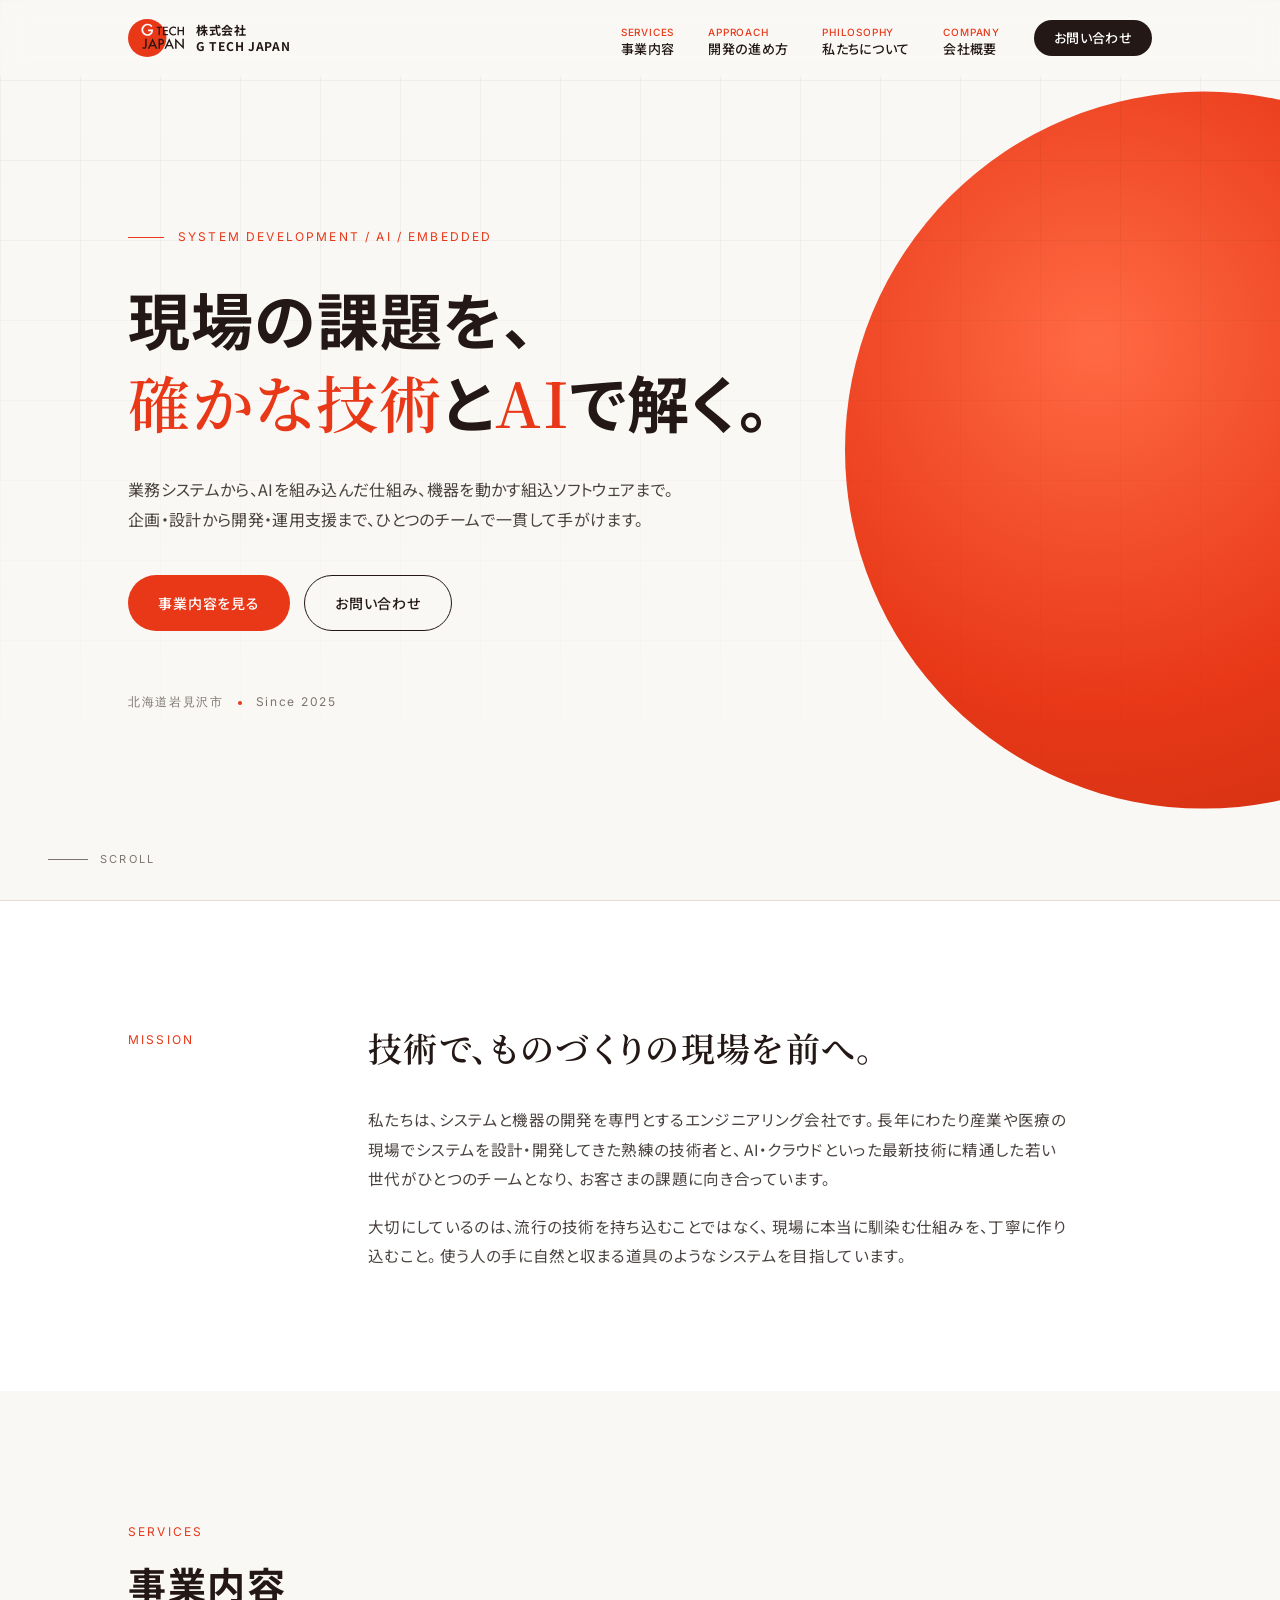
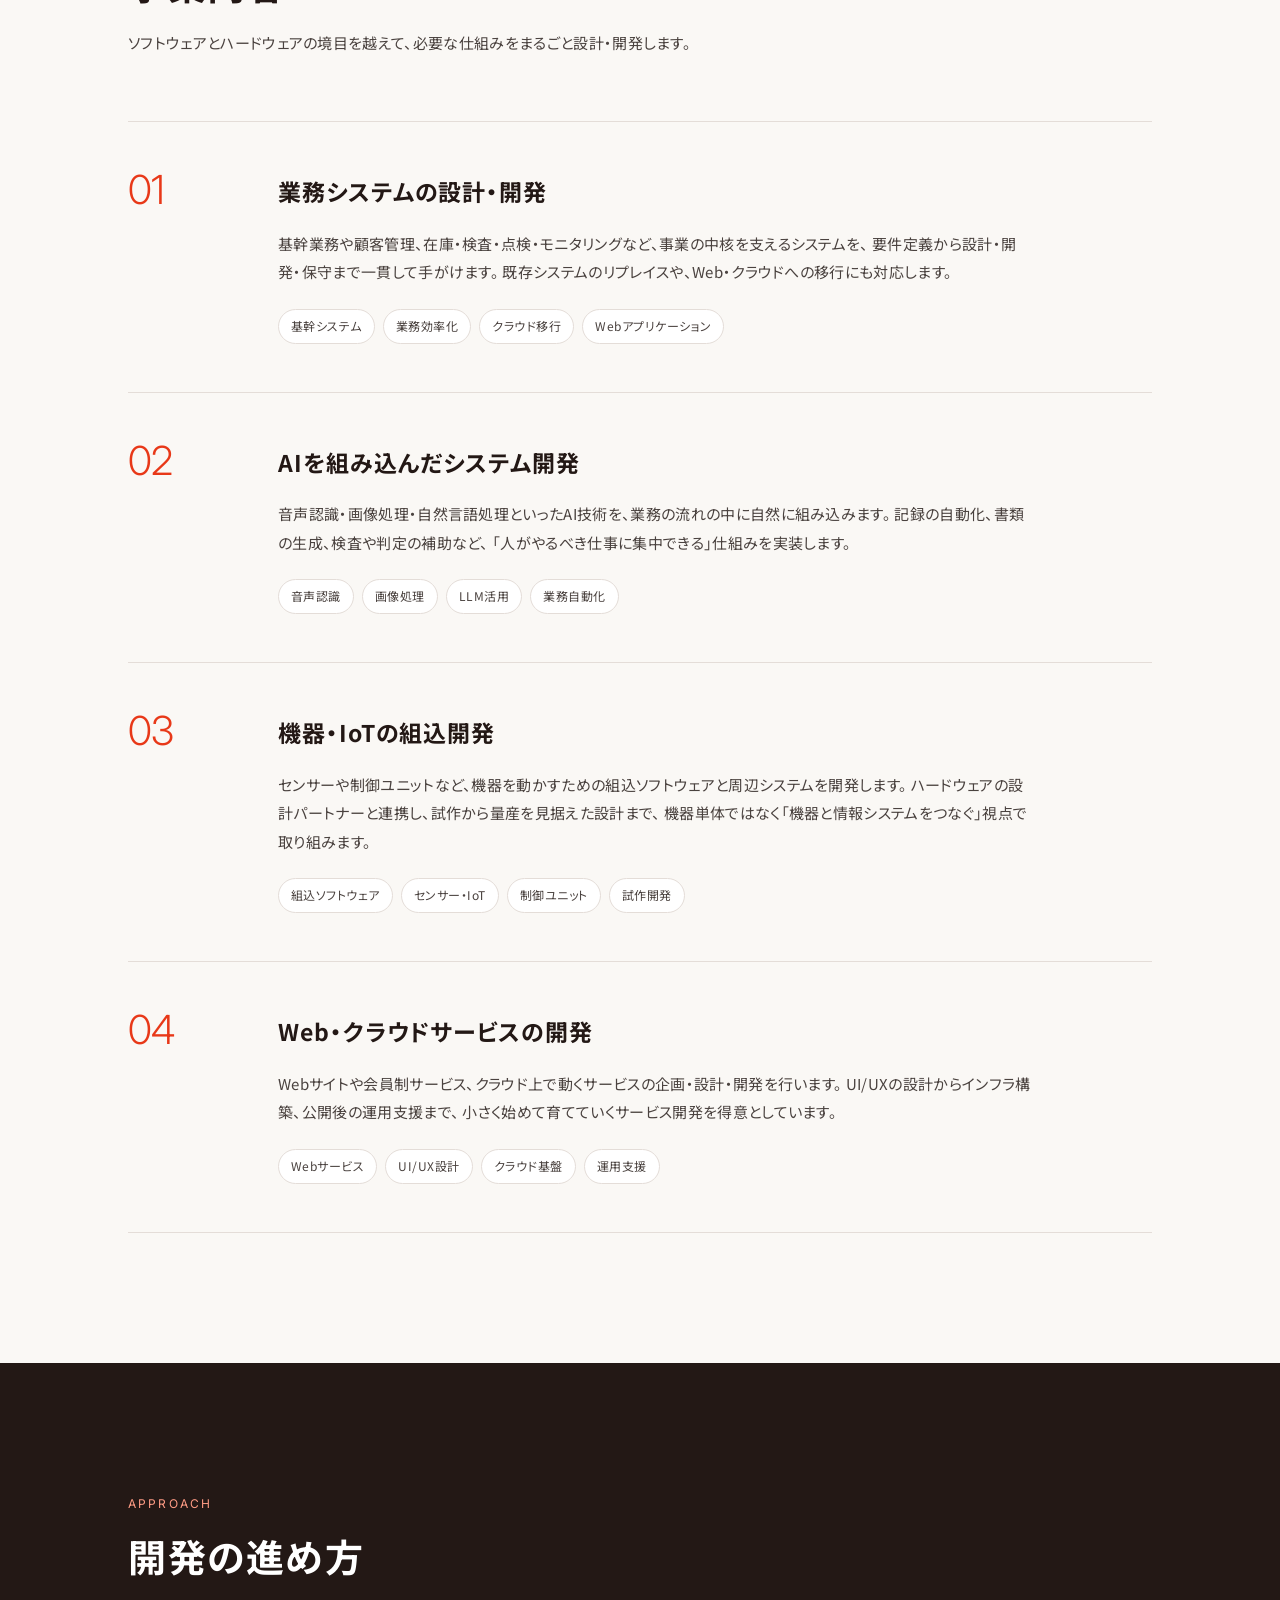
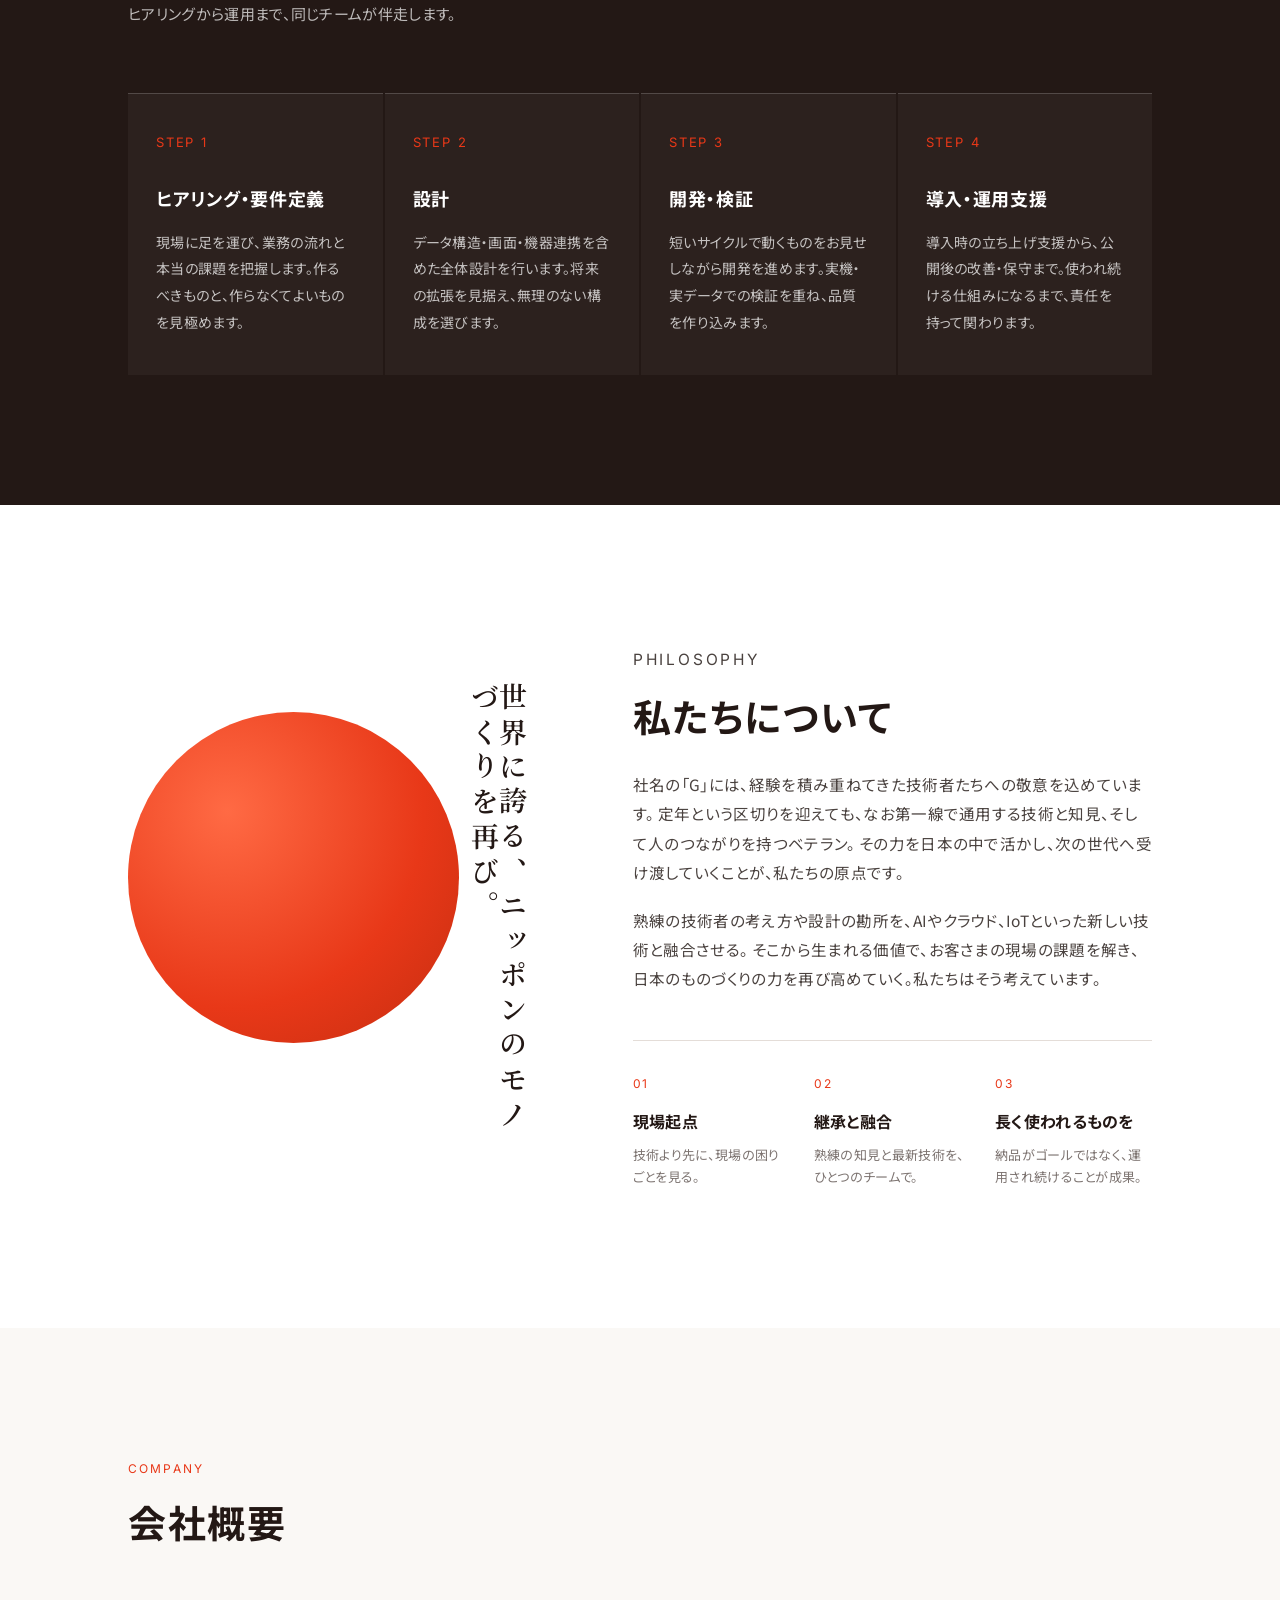
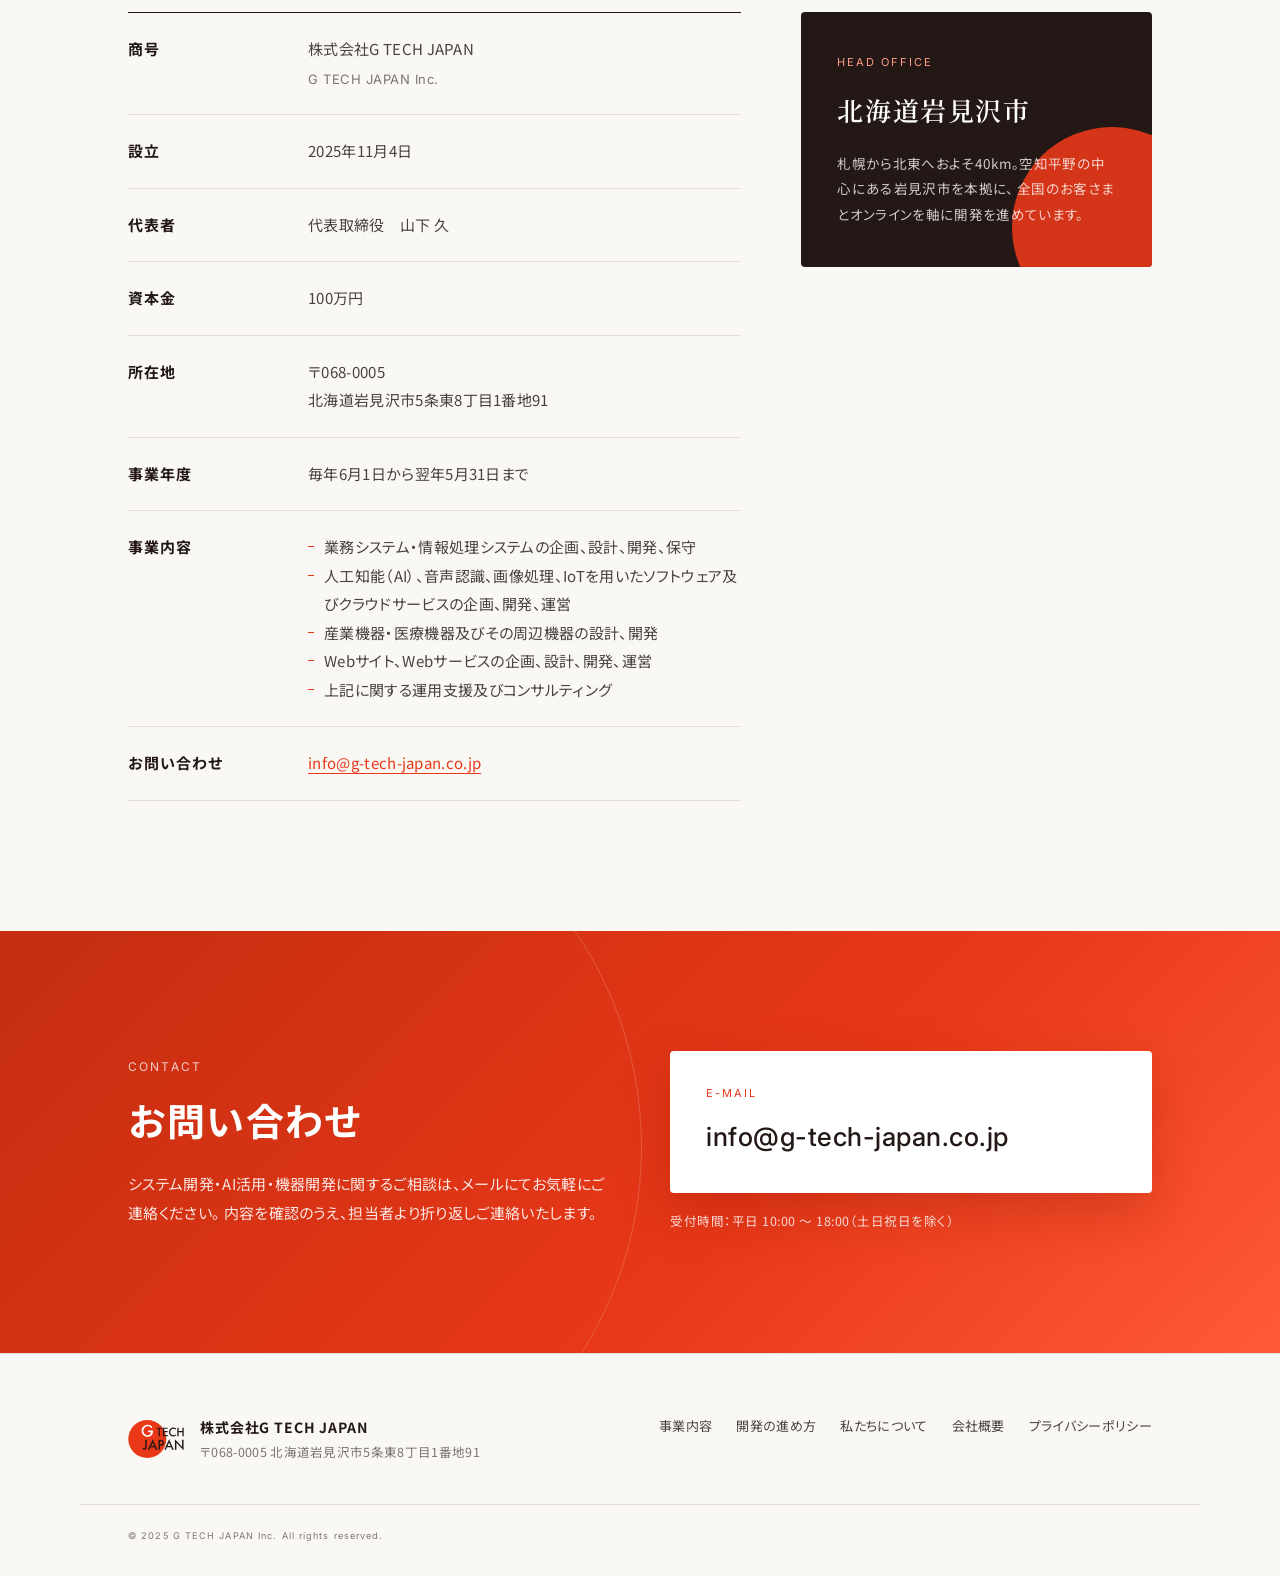
<file: index.html>
<!DOCTYPE html>
<html lang="ja">
<head>
  <meta charset="UTF-8">
  <meta name="viewport" content="width=device-width, initial-scale=1.0">
  <title>株式会社G TECH JAPAN｜システム開発・AI活用・機器開発（北海道岩見沢市）</title>
  <meta name="description" content="株式会社G TECH JAPANは北海道岩見沢市を本拠とするシステム開発会社です。業務システム、AIを組み込んだシステム、IoT・機器の組込ソフトウェアまで、企画・設計から開発・運用支援まで一貫して手がけます。">
  <meta property="og:type" content="website">
  <meta property="og:title" content="株式会社G TECH JAPAN">
  <meta property="og:description" content="現場の課題を、確かな技術とAIで解く。北海道岩見沢市のシステム開発会社。">
  <meta property="og:site_name" content="株式会社G TECH JAPAN">
  <meta property="og:locale" content="ja_JP">
  <link rel="icon" href="assets/favicon.svg" type="image/svg+xml">
  <link rel="preconnect" href="https://fonts.googleapis.com">
  <link rel="preconnect" href="https://fonts.gstatic.com" crossorigin>
  <link href="https://fonts.googleapis.com/css2?family=Noto+Sans+JP:wght@300;400;500;700&family=Noto+Serif+JP:wght@400;600&family=Inter:wght@300;400;500;600&display=swap" rel="stylesheet">
  <link rel="stylesheet" href="css/style.css">
  <script type="application/ld+json">
  {
    "@context": "https://schema.org",
    "@type": "Organization",
    "name": "株式会社G TECH JAPAN",
    "alternateName": "G TECH JAPAN Inc.",
    "url": "https://g-tech-japan.co.jp/",
    "logo": "https://g-tech-japan.co.jp/assets/logo.svg",
    "foundingDate": "2025-11-04",
    "address": {
      "@type": "PostalAddress",
      "postalCode": "068-0005",
      "addressRegion": "北海道",
      "addressLocality": "岩見沢市",
      "streetAddress": "5条東8丁目1番地91",
      "addressCountry": "JP"
    },
    "email": "info@g-tech-japan.co.jp"
  }
  </script>
</head>
<body>

  <header class="site-header" id="top">
    <div class="container header-inner">
      <a href="#top" class="brand" aria-label="株式会社G TECH JAPAN トップへ">
        <img src="assets/logo.svg" alt="G TECH JAPAN" class="brand-logo" width="72" height="49">
        <span class="brand-text">株式会社<br>G TECH JAPAN</span>
      </a>
      <button class="nav-toggle" aria-label="メニューを開く" aria-expanded="false" aria-controls="global-nav">
        <span></span><span></span>
      </button>
      <nav class="global-nav" id="global-nav">
        <ul>
          <li><a href="#services"><span class="nav-en">Services</span>事業内容</a></li>
          <li><a href="#approach"><span class="nav-en">Approach</span>開発の進め方</a></li>
          <li><a href="#philosophy"><span class="nav-en">Philosophy</span>私たちについて</a></li>
          <li><a href="#company"><span class="nav-en">Company</span>会社概要</a></li>
          <li><a href="#contact" class="nav-cta">お問い合わせ</a></li>
        </ul>
      </nav>
    </div>
  </header>

  <main>

    <!-- HERO -->
    <section class="hero">
      <div class="hero-bg" aria-hidden="true">
        <div class="hero-circle"></div>
        <div class="hero-grid"></div>
      </div>
      <div class="container hero-inner">
        <p class="hero-eyebrow reveal">System Development / AI / Embedded</p>
        <h1 class="hero-title reveal">
          現場の課題を、<br>
          <em>確かな技術</em>と<em>AI</em>で解く。
        </h1>
        <p class="hero-lead reveal">
          業務システムから、AIを組み込んだ仕組み、機器を動かす組込ソフトウェアまで。<br class="pc">
          企画・設計から開発・運用支援まで、ひとつのチームで一貫して手がけます。
        </p>
        <div class="hero-actions reveal">
          <a href="#services" class="btn btn-primary">事業内容を見る</a>
          <a href="#contact" class="btn btn-ghost">お問い合わせ</a>
        </div>
        <div class="hero-meta reveal">
          <span>北海道岩見沢市</span>
          <span class="dot"></span>
          <span>Since 2025</span>
        </div>
      </div>
      <a href="#services" class="scroll-hint" aria-hidden="true"><span></span>Scroll</a>
    </section>

    <!-- INTRO -->
    <section class="intro">
      <div class="container">
        <div class="intro-grid">
          <p class="intro-label reveal">Mission</p>
          <div class="intro-body reveal">
            <h2 class="intro-title">技術で、ものづくりの現場を前へ。</h2>
            <p>
              私たちは、システムと機器の開発を専門とするエンジニアリング会社です。
              長年にわたり産業や医療の現場でシステムを設計・開発してきた熟練の技術者と、
              AI・クラウドといった最新技術に精通した若い世代がひとつのチームとなり、
              お客さまの課題に向き合っています。
            </p>
            <p>
              大切にしているのは、流行の技術を持ち込むことではなく、
              現場に本当に馴染む仕組みを、丁寧に作り込むこと。
              使う人の手に自然と収まる道具のようなシステムを目指しています。
            </p>
          </div>
        </div>
      </div>
    </section>

    <!-- SERVICES -->
    <section class="services" id="services">
      <div class="container">
        <div class="section-head reveal">
          <p class="section-en">Services</p>
          <h2 class="section-title">事業内容</h2>
          <p class="section-lead">ソフトウェアとハードウェアの境目を越えて、必要な仕組みをまるごと設計・開発します。</p>
        </div>

        <div class="service-list">
          <article class="service-item reveal">
            <div class="service-num">01</div>
            <div class="service-body">
              <h3>業務システムの設計・開発</h3>
              <p>
                基幹業務や顧客管理、在庫・検査・点検・モニタリングなど、事業の中核を支えるシステムを、
                要件定義から設計・開発・保守まで一貫して手がけます。
                既存システムのリプレイスや、Web・クラウドへの移行にも対応します。
              </p>
              <ul class="tags">
                <li>基幹システム</li><li>業務効率化</li><li>クラウド移行</li><li>Webアプリケーション</li>
              </ul>
            </div>
          </article>

          <article class="service-item reveal">
            <div class="service-num">02</div>
            <div class="service-body">
              <h3>AIを組み込んだシステム開発</h3>
              <p>
                音声認識・画像処理・自然言語処理といったAI技術を、業務の流れの中に自然に組み込みます。
                記録の自動化、書類の生成、検査や判定の補助など、
                「人がやるべき仕事に集中できる」仕組みを実装します。
              </p>
              <ul class="tags">
                <li>音声認識</li><li>画像処理</li><li>LLM活用</li><li>業務自動化</li>
              </ul>
            </div>
          </article>

          <article class="service-item reveal">
            <div class="service-num">03</div>
            <div class="service-body">
              <h3>機器・IoTの組込開発</h3>
              <p>
                センサーや制御ユニットなど、機器を動かすための組込ソフトウェアと周辺システムを開発します。
                ハードウェアの設計パートナーと連携し、試作から量産を見据えた設計まで、
                機器単体ではなく「機器と情報システムをつなぐ」視点で取り組みます。
              </p>
              <ul class="tags">
                <li>組込ソフトウェア</li><li>センサー・IoT</li><li>制御ユニット</li><li>試作開発</li>
              </ul>
            </div>
          </article>

          <article class="service-item reveal">
            <div class="service-num">04</div>
            <div class="service-body">
              <h3>Web・クラウドサービスの開発</h3>
              <p>
                Webサイトや会員制サービス、クラウド上で動くサービスの企画・設計・開発を行います。
                UI/UXの設計からインフラ構築、公開後の運用支援まで、
                小さく始めて育てていくサービス開発を得意としています。
              </p>
              <ul class="tags">
                <li>Webサービス</li><li>UI/UX設計</li><li>クラウド基盤</li><li>運用支援</li>
              </ul>
            </div>
          </article>
        </div>
      </div>
    </section>

    <!-- APPROACH -->
    <section class="approach" id="approach">
      <div class="container">
        <div class="section-head reveal">
          <p class="section-en">Approach</p>
          <h2 class="section-title">開発の進め方</h2>
          <p class="section-lead">ヒアリングから運用まで、同じチームが伴走します。</p>
        </div>
        <ol class="steps">
          <li class="step reveal">
            <span class="step-num">1</span>
            <h3>ヒアリング・要件定義</h3>
            <p>現場に足を運び、業務の流れと本当の課題を把握します。作るべきものと、作らなくてよいものを見極めます。</p>
          </li>
          <li class="step reveal">
            <span class="step-num">2</span>
            <h3>設計</h3>
            <p>データ構造・画面・機器連携を含めた全体設計を行います。将来の拡張を見据え、無理のない構成を選びます。</p>
          </li>
          <li class="step reveal">
            <span class="step-num">3</span>
            <h3>開発・検証</h3>
            <p>短いサイクルで動くものをお見せしながら開発を進めます。実機・実データでの検証を重ね、品質を作り込みます。</p>
          </li>
          <li class="step reveal">
            <span class="step-num">4</span>
            <h3>導入・運用支援</h3>
            <p>導入時の立ち上げ支援から、公開後の改善・保守まで。使われ続ける仕組みになるまで、責任を持って関わります。</p>
          </li>
        </ol>
      </div>
    </section>

    <!-- PHILOSOPHY -->
    <section class="philosophy" id="philosophy">
      <div class="container">
        <div class="philosophy-grid">
          <div class="philosophy-visual reveal" aria-hidden="true">
            <div class="ph-circle"></div>
            <p class="ph-vertical">世界に誇る、ニッポンのモノづくりを再び。</p>
          </div>
          <div class="philosophy-body">
            <p class="section-en reveal">Philosophy</p>
            <h2 class="section-title reveal">私たちについて</h2>
            <p class="reveal">
              社名の「G」には、経験を積み重ねてきた技術者たちへの敬意を込めています。
              定年という区切りを迎えても、なお第一線で通用する技術と知見、そして人のつながりを持つベテラン。
              その力を日本の中で活かし、次の世代へ受け渡していくことが、私たちの原点です。
            </p>
            <p class="reveal">
              熟練の技術者の考え方や設計の勘所を、AIやクラウド、IoTといった新しい技術と融合させる。
              そこから生まれる価値で、お客さまの現場の課題を解き、
              日本のものづくりの力を再び高めていく。私たちはそう考えています。
            </p>
            <div class="values reveal">
              <div class="value">
                <span class="value-num">01</span>
                <h3>現場起点</h3>
                <p>技術より先に、現場の困りごとを見る。</p>
              </div>
              <div class="value">
                <span class="value-num">02</span>
                <h3>継承と融合</h3>
                <p>熟練の知見と最新技術を、ひとつのチームで。</p>
              </div>
              <div class="value">
                <span class="value-num">03</span>
                <h3>長く使われるものを</h3>
                <p>納品がゴールではなく、運用され続けることが成果。</p>
              </div>
            </div>
          </div>
        </div>
      </div>
    </section>

    <!-- COMPANY -->
    <section class="company" id="company">
      <div class="container">
        <div class="section-head reveal">
          <p class="section-en">Company</p>
          <h2 class="section-title">会社概要</h2>
        </div>
        <div class="company-grid">
          <dl class="company-table reveal">
            <div><dt>商号</dt><dd>株式会社G TECH JAPAN<br><span class="sub">G TECH JAPAN Inc.</span></dd></div>
            <div><dt>設立</dt><dd>2025年11月4日</dd></div>
            <div><dt>代表者</dt><dd>代表取締役　山下 久</dd></div>
            <div><dt>資本金</dt><dd>100万円</dd></div>
            <div><dt>所在地</dt><dd>〒068-0005<br>北海道岩見沢市5条東8丁目1番地91</dd></div>
            <div><dt>事業年度</dt><dd>毎年6月1日から翌年5月31日まで</dd></div>
            <div>
              <dt>事業内容</dt>
              <dd>
                <ul class="plain-list">
                  <li>業務システム・情報処理システムの企画、設計、開発、保守</li>
                  <li>人工知能（AI）、音声認識、画像処理、IoTを用いたソフトウェア及びクラウドサービスの企画、開発、運営</li>
                  <li>産業機器・医療機器及びその周辺機器の設計、開発</li>
                  <li>Webサイト、Webサービスの企画、設計、開発、運営</li>
                  <li>上記に関する運用支援及びコンサルティング</li>
                </ul>
              </dd>
            </div>
            <div><dt>お問い合わせ</dt><dd><a href="mailto:info@g-tech-japan.co.jp">info@g-tech-japan.co.jp</a></dd></div>
          </dl>
          <div class="company-aside reveal">
            <div class="aside-card">
              <p class="aside-en">Head Office</p>
              <p class="aside-title">北海道岩見沢市</p>
              <p class="aside-text">
                札幌から北東へおよそ40km。空知平野の中心にある岩見沢市を本拠に、
                全国のお客さまとオンラインを軸に開発を進めています。
              </p>
            </div>
          </div>
        </div>
      </div>
    </section>

    <!-- CONTACT -->
    <section class="contact" id="contact">
      <div class="container contact-inner">
        <div class="contact-text reveal">
          <p class="section-en light">Contact</p>
          <h2 class="section-title light">お問い合わせ</h2>
          <p>
            システム開発・AI活用・機器開発に関するご相談は、メールにてお気軽にご連絡ください。
            内容を確認のうえ、担当者より折り返しご連絡いたします。
          </p>
        </div>
        <div class="contact-action reveal">
          <a href="mailto:info@g-tech-japan.co.jp" class="contact-mail">
            <span class="contact-mail-label">E-mail</span>
            <span class="contact-mail-addr">info@g-tech-japan.co.jp</span>
          </a>
          <p class="contact-note">受付時間：平日 10:00 〜 18:00（土日祝日を除く）</p>
        </div>
      </div>
    </section>

  </main>

  <footer class="site-footer">
    <div class="container footer-inner">
      <div class="footer-brand">
        <img src="assets/logo.svg" alt="G TECH JAPAN" width="56" height="38">
        <div>
          <p class="footer-name">株式会社G TECH JAPAN</p>
          <p class="footer-addr">〒068-0005 北海道岩見沢市5条東8丁目1番地91</p>
        </div>
      </div>
      <ul class="footer-links">
        <li><a href="#services">事業内容</a></li>
        <li><a href="#approach">開発の進め方</a></li>
        <li><a href="#philosophy">私たちについて</a></li>
        <li><a href="#company">会社概要</a></li>
        <li><a href="privacy.html">プライバシーポリシー</a></li>
      </ul>
    </div>
    <div class="container copyright">
      <small>&copy; 2025 G TECH JAPAN Inc. All rights reserved.</small>
    </div>
  </footer>

  <script src="js/main.js"></script>
</body>
</html>
</file>
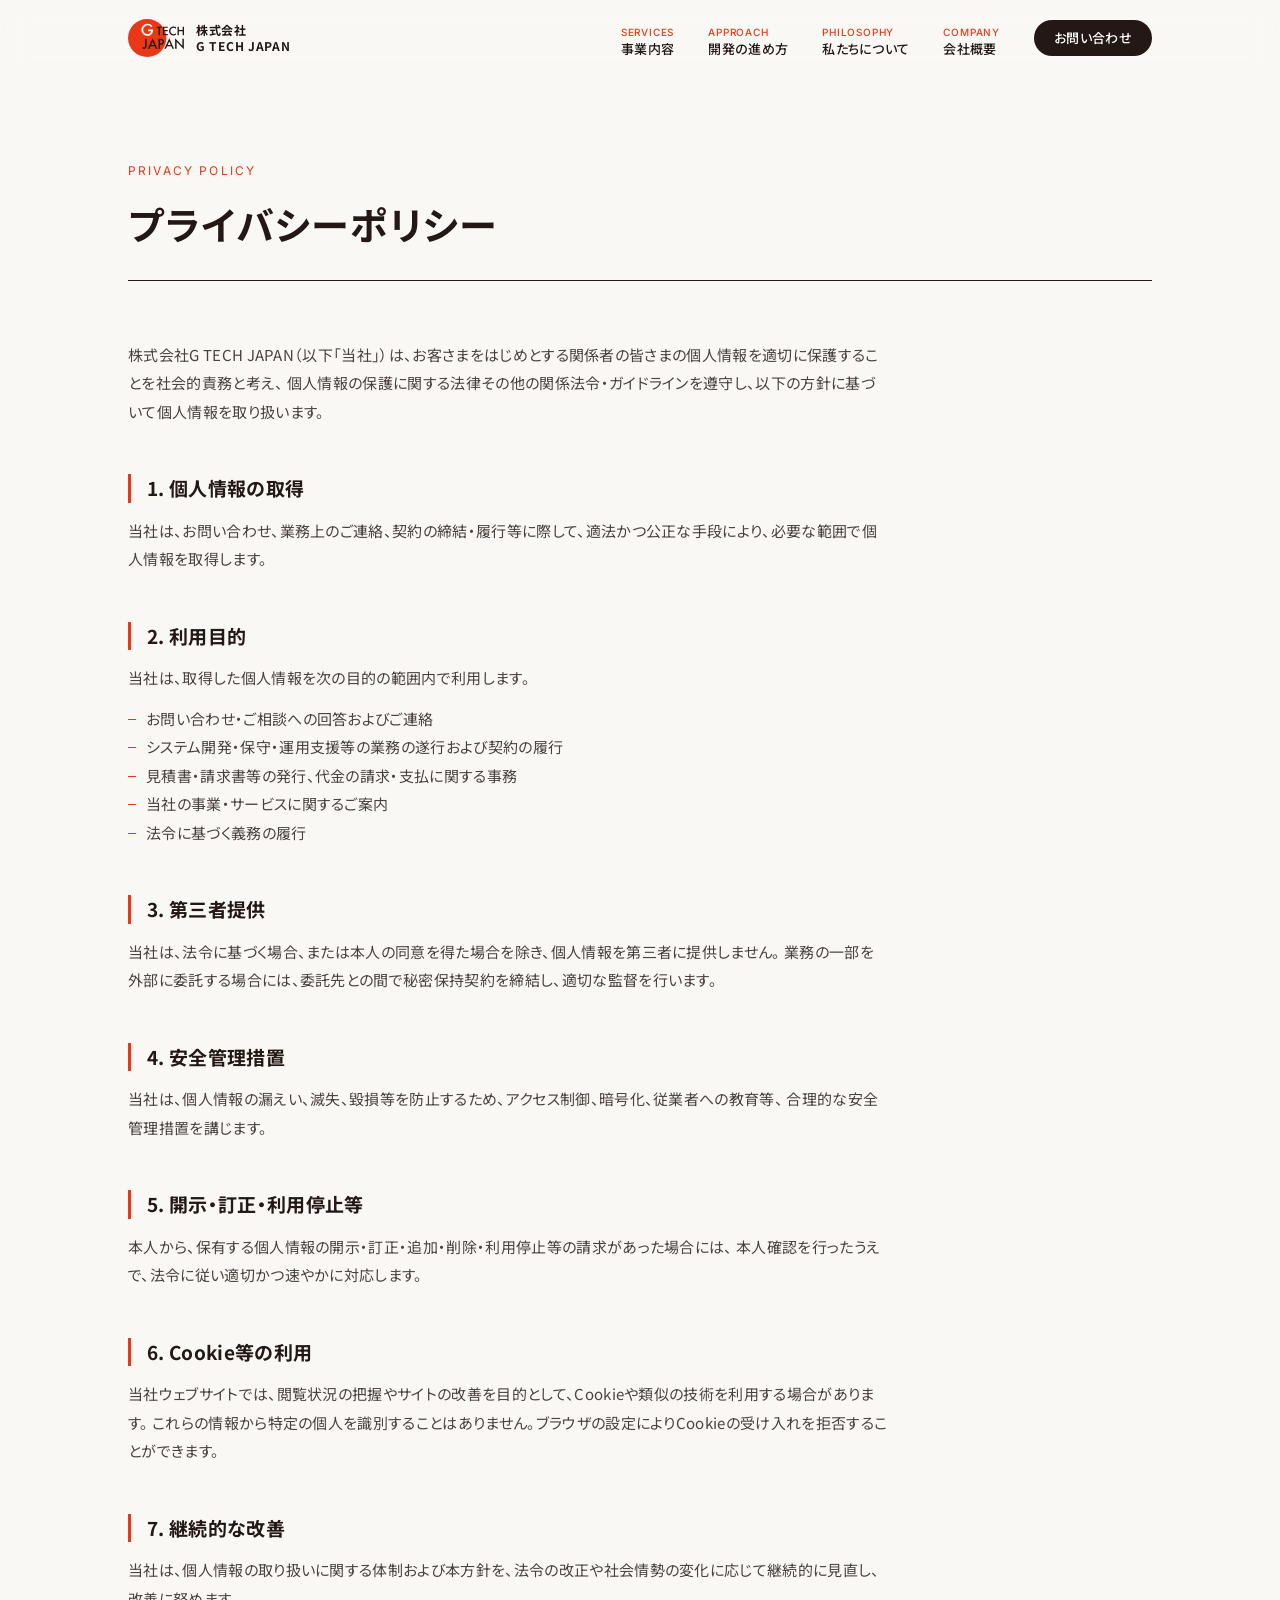
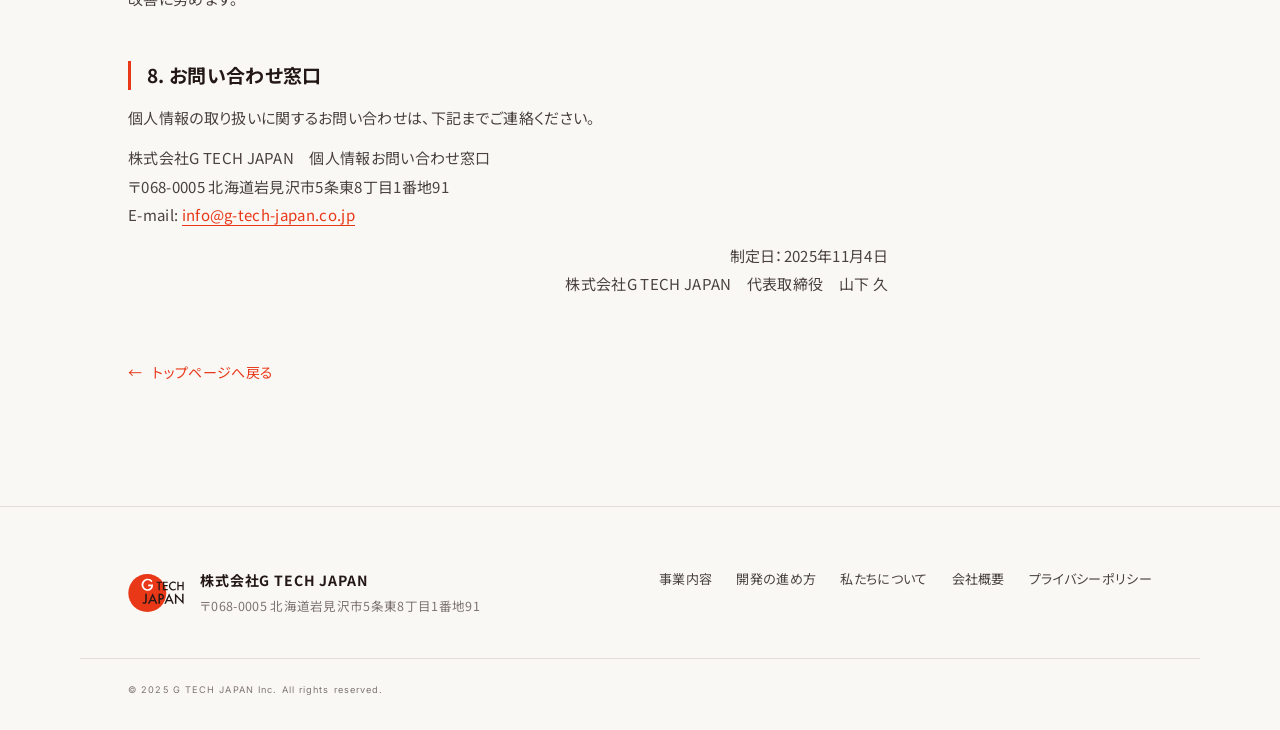
<file: privacy.html>
<!DOCTYPE html>
<html lang="ja">
<head>
  <meta charset="UTF-8">
  <meta name="viewport" content="width=device-width, initial-scale=1.0">
  <title>プライバシーポリシー｜株式会社G TECH JAPAN</title>
  <meta name="description" content="株式会社G TECH JAPANの個人情報保護方針（プライバシーポリシー）です。">
  <meta name="robots" content="noindex, follow">
  <link rel="canonical" href="https://g-tech-japan.co.jp/privacy.html">
  <link rel="icon" href="assets/favicon.svg" type="image/svg+xml">
  <link rel="preconnect" href="https://fonts.googleapis.com">
  <link rel="preconnect" href="https://fonts.gstatic.com" crossorigin>
  <link href="https://fonts.googleapis.com/css2?family=Noto+Sans+JP:wght@300;400;500;700&family=Noto+Serif+JP:wght@400;600&family=Inter:wght@300;400;500;600&display=swap" rel="stylesheet">
  <link rel="stylesheet" href="css/style.css">
</head>
<body>

  <header class="site-header is-scrolled">
    <div class="container header-inner">
      <a href="./" class="brand" aria-label="株式会社G TECH JAPAN トップへ">
        <img src="assets/logo.svg" alt="G TECH JAPAN" class="brand-logo" width="72" height="49">
        <span class="brand-text">株式会社<br>G TECH JAPAN</span>
      </a>
      <button class="nav-toggle" aria-label="メニューを開く" aria-expanded="false" aria-controls="global-nav">
        <span></span><span></span>
      </button>
      <nav class="global-nav" id="global-nav">
        <ul>
          <li><a href="./#services"><span class="nav-en">Services</span>事業内容</a></li>
          <li><a href="./#approach"><span class="nav-en">Approach</span>開発の進め方</a></li>
          <li><a href="./#philosophy"><span class="nav-en">Philosophy</span>私たちについて</a></li>
          <li><a href="./#company"><span class="nav-en">Company</span>会社概要</a></li>
          <li><a href="./#contact" class="nav-cta">お問い合わせ</a></li>
        </ul>
      </nav>
    </div>
  </header>

  <main class="subpage">
    <div class="container">
      <div class="subpage-head">
        <p class="section-en">Privacy Policy</p>
        <h1 class="section-title">プライバシーポリシー</h1>
      </div>

      <div class="subpage-body">
        <p>
          株式会社G TECH JAPAN（以下「当社」）は、お客さまをはじめとする関係者の皆さまの個人情報を適切に保護することを社会的責務と考え、
          個人情報の保護に関する法律その他の関係法令・ガイドラインを遵守し、以下の方針に基づいて個人情報を取り扱います。
        </p>

        <h2>1. 個人情報の取得</h2>
        <p>当社は、お問い合わせ、業務上のご連絡、契約の締結・履行等に際して、適法かつ公正な手段により、必要な範囲で個人情報を取得します。</p>

        <h2>2. 利用目的</h2>
        <p>当社は、取得した個人情報を次の目的の範囲内で利用します。</p>
        <ul>
          <li>お問い合わせ・ご相談への回答およびご連絡</li>
          <li>システム開発・保守・運用支援等の業務の遂行および契約の履行</li>
          <li>見積書・請求書等の発行、代金の請求・支払に関する事務</li>
          <li>当社の事業・サービスに関するご案内</li>
          <li>法令に基づく義務の履行</li>
        </ul>

        <h2>3. 第三者提供</h2>
        <p>
          当社は、法令に基づく場合、または本人の同意を得た場合を除き、個人情報を第三者に提供しません。
          業務の一部を外部に委託する場合には、委託先との間で秘密保持契約を締結し、適切な監督を行います。
        </p>

        <h2>4. 安全管理措置</h2>
        <p>
          当社は、個人情報の漏えい、滅失、毀損等を防止するため、アクセス制御、暗号化、従業者への教育等、
          合理的な安全管理措置を講じます。
        </p>

        <h2>5. 開示・訂正・利用停止等</h2>
        <p>
          本人から、保有する個人情報の開示・訂正・追加・削除・利用停止等の請求があった場合には、
          本人確認を行ったうえで、法令に従い適切かつ速やかに対応します。
        </p>

        <h2>6. Cookie等の利用</h2>
        <p>
          当社ウェブサイトでは、閲覧状況の把握やサイトの改善を目的として、Cookieや類似の技術を利用する場合があります。
          これらの情報から特定の個人を識別することはありません。ブラウザの設定によりCookieの受け入れを拒否することができます。
        </p>

        <h2>7. 継続的な改善</h2>
        <p>当社は、個人情報の取り扱いに関する体制および本方針を、法令の改正や社会情勢の変化に応じて継続的に見直し、改善に努めます。</p>

        <h2>8. お問い合わせ窓口</h2>
        <p>個人情報の取り扱いに関するお問い合わせは、下記までご連絡ください。</p>
        <p>
          株式会社G TECH JAPAN　個人情報お問い合わせ窓口<br>
          〒068-0005 北海道岩見沢市5条東8丁目1番地91<br>
          E-mail: <a href="mailto:info@g-tech-japan.co.jp" style="color:var(--red);border-bottom:1px solid currentColor;">info@g-tech-japan.co.jp</a>
        </p>

        <p class="subpage-date">制定日：2025年11月4日<br>株式会社G TECH JAPAN　代表取締役　山下 久</p>

        <a href="./" class="back-link">トップページへ戻る</a>
      </div>
    </div>
  </main>

  <footer class="site-footer">
    <div class="container footer-inner">
      <div class="footer-brand">
        <img src="assets/logo.svg" alt="G TECH JAPAN" width="56" height="38">
        <div>
          <p class="footer-name">株式会社G TECH JAPAN</p>
          <p class="footer-addr">〒068-0005 北海道岩見沢市5条東8丁目1番地91</p>
        </div>
      </div>
      <ul class="footer-links">
        <li><a href="./#services">事業内容</a></li>
        <li><a href="./#approach">開発の進め方</a></li>
        <li><a href="./#philosophy">私たちについて</a></li>
        <li><a href="./#company">会社概要</a></li>
        <li><a href="privacy.html">プライバシーポリシー</a></li>
      </ul>
    </div>
    <div class="container copyright">
      <small>&copy; 2025 G TECH JAPAN Inc. All rights reserved.</small>
    </div>
  </footer>

  <script src="js/main.js"></script>
</body>
</html>
</file>
<file: css/style.css>
/* ==========================================================
   G TECH JAPAN Corporate Site
   ========================================================== */

:root {
  --red: #e83818;
  --red-deep: #c42d10;
  --ink: #231815;
  --ink-2: #4a423f;
  --ink-3: #7d7471;
  --line: #e4ddd8;
  --paper: #faf8f5;
  --paper-2: #f3efea;
  --white: #ffffff;

  --font-sans: "Noto Sans JP", "Hiragino Kaku Gothic ProN", "Hiragino Sans", Meiryo, sans-serif;
  --font-serif: "Noto Serif JP", "Hiragino Mincho ProN", "Yu Mincho", serif;
  --font-en: "Inter", "Helvetica Neue", Arial, sans-serif;

  --container: 1120px;
  --gutter: clamp(20px, 5vw, 48px);
  --ease: cubic-bezier(0.22, 1, 0.36, 1);
}

* { box-sizing: border-box; }
html { scroll-behavior: smooth; -webkit-text-size-adjust: 100%; }
body {
  margin: 0;
  font-family: var(--font-sans);
  font-weight: 400;
  color: var(--ink);
  background: var(--paper);
  line-height: 1.9;
  letter-spacing: 0.02em;
  font-feature-settings: "palt";
  -webkit-font-smoothing: antialiased;
}
img { max-width: 100%; display: block; }
a { color: inherit; text-decoration: none; }
ul, ol { margin: 0; padding: 0; list-style: none; }
h1, h2, h3, p, dl, dd { margin: 0; }
.pc { display: inline; }
@media (max-width: 760px) { .pc { display: none; } }

.container {
  width: 100%;
  max-width: var(--container);
  margin: 0 auto;
  padding-left: var(--gutter);
  padding-right: var(--gutter);
}

/* ---------- reveal animation ---------- */
.reveal {
  opacity: 0;
  transform: translateY(24px);
  transition: opacity 0.9s var(--ease), transform 0.9s var(--ease);
}
.reveal.is-visible { opacity: 1; transform: none; }
@media (prefers-reduced-motion: reduce) {
  .reveal { opacity: 1; transform: none; transition: none; }
}

/* ---------- header ---------- */
.site-header {
  position: fixed;
  inset: 0 0 auto 0;
  z-index: 100;
  background: rgba(250, 248, 245, 0.72);
  backdrop-filter: blur(14px);
  -webkit-backdrop-filter: blur(14px);
  border-bottom: 1px solid transparent;
  transition: border-color 0.4s, background 0.4s;
}
.site-header.is-scrolled {
  border-color: var(--line);
  background: rgba(250, 248, 245, 0.9);
}
.header-inner {
  display: flex;
  align-items: center;
  justify-content: space-between;
  height: 76px;
}
.brand { display: flex; align-items: center; gap: 12px; }
.brand-logo { width: 56px; height: auto; }
.brand-text {
  font-size: 12px;
  line-height: 1.35;
  font-weight: 700;
  letter-spacing: 0.06em;
}
.global-nav ul { display: flex; align-items: center; gap: 34px; }
.global-nav a {
  display: inline-flex;
  flex-direction: column;
  align-items: flex-start;
  font-size: 13px;
  font-weight: 500;
  line-height: 1.2;
  position: relative;
  padding: 6px 0;
}
.nav-en {
  font-family: var(--font-en);
  font-size: 10px;
  color: var(--red);
  letter-spacing: 0.08em;
  text-transform: uppercase;
  margin-bottom: 3px;
}
.global-nav a::after {
  content: "";
  position: absolute;
  left: 0; right: 100%; bottom: 0;
  height: 1px;
  background: var(--ink);
  transition: right 0.4s var(--ease);
}
.global-nav a:hover::after { right: 0; }
.nav-cta {
  background: var(--ink);
  color: var(--white) !important;
  padding: 10px 20px !important;
  border-radius: 999px;
  font-size: 13px;
  transition: background 0.3s;
}
.nav-cta::after { display: none; }
.nav-cta:hover { background: var(--red); }

.nav-toggle {
  display: none;
  width: 44px; height: 44px;
  border: 0; background: transparent;
  cursor: pointer;
  position: relative;
  z-index: 110;
}
.nav-toggle span {
  position: absolute;
  left: 10px; right: 10px;
  height: 2px;
  background: var(--ink);
  transition: transform 0.4s var(--ease), top 0.4s var(--ease);
}
.nav-toggle span:nth-child(1) { top: 17px; }
.nav-toggle span:nth-child(2) { top: 26px; }
.nav-toggle[aria-expanded="true"] span:nth-child(1) { top: 21px; transform: rotate(45deg); }
.nav-toggle[aria-expanded="true"] span:nth-child(2) { top: 21px; transform: rotate(-45deg); }

@media (max-width: 900px) {
  .nav-toggle { display: block; }
  .global-nav {
    position: fixed;
    inset: 0;
    background: var(--paper);
    padding: 110px var(--gutter) 40px;
    transform: translateY(-100%);
    opacity: 0;
    transition: transform 0.5s var(--ease), opacity 0.4s;
    pointer-events: none;
  }
  .global-nav.is-open { transform: none; opacity: 1; pointer-events: auto; }
  .global-nav ul { flex-direction: column; align-items: flex-start; gap: 22px; }
  .global-nav a { font-size: 20px; font-weight: 500; }
  .nav-en { font-size: 11px; }
  .nav-cta { margin-top: 10px; font-size: 15px !important; }
}

/* ---------- buttons ---------- */
.btn {
  display: inline-flex;
  align-items: center;
  gap: 10px;
  padding: 14px 30px;
  border-radius: 999px;
  font-size: 14px;
  font-weight: 500;
  letter-spacing: 0.06em;
  transition: transform 0.3s var(--ease), background 0.3s, color 0.3s, border-color 0.3s;
}
.btn-primary { background: var(--red); color: var(--white); }
.btn-primary:hover { background: var(--red-deep); transform: translateY(-2px); }
.btn-ghost { border: 1px solid var(--ink); color: var(--ink); }
.btn-ghost:hover { background: var(--ink); color: var(--white); transform: translateY(-2px); }

/* ---------- hero ---------- */
.hero {
  position: relative;
  min-height: min(100vh, 920px);
  min-height: min(100svh, 920px);
  display: flex;
  align-items: center;
  overflow: hidden;
  padding: 140px 0 100px;
}
.hero-bg { position: absolute; inset: 0; pointer-events: none; }
.hero-circle {
  position: absolute;
  top: 50%;
  right: -22vw;
  width: min(56vw, 720px);
  height: min(56vw, 720px);
  transform: translateY(-50%);
  border-radius: 50%;
  background: radial-gradient(circle at 35% 35%, #ff6a44 0%, var(--red) 55%, var(--red-deep) 100%);
  animation: heroIn 1.6s var(--ease) both;
}
@keyframes heroIn {
  from { opacity: 0; transform: translateY(-46%) scale(0.92); }
  to   { opacity: 1; transform: translateY(-50%) scale(1); }
}
.hero-grid {
  position: absolute;
  inset: 0;
  background-image:
    linear-gradient(to right, rgba(35, 24, 21, 0.06) 1px, transparent 1px),
    linear-gradient(to bottom, rgba(35, 24, 21, 0.06) 1px, transparent 1px);
  background-size: 80px 80px;
  mask-image: linear-gradient(to bottom, rgba(0,0,0,0.9), transparent 90%);
  -webkit-mask-image: linear-gradient(to bottom, rgba(0,0,0,0.9), transparent 90%);
}
.hero-inner { position: relative; }
.hero-title, .hero-lead { position: relative; }
.hero-title { max-width: 14em; }
.hero-eyebrow {
  font-family: var(--font-en);
  font-size: 12px;
  letter-spacing: 0.18em;
  text-transform: uppercase;
  color: var(--red);
  margin-bottom: 28px;
  display: flex;
  align-items: center;
  gap: 14px;
}
.hero-eyebrow::before {
  content: "";
  width: 36px; height: 1px;
  background: var(--red);
}
.hero-title {
  font-size: clamp(34px, 5.2vw, 62px);
  line-height: 1.35;
  font-weight: 700;
  letter-spacing: 0.02em;
  margin-bottom: 30px;
}
.hero-title em {
  font-style: normal;
  font-family: var(--font-serif);
  font-weight: 600;
  color: var(--red);
}
.hero-lead {
  max-width: 600px;
  font-size: clamp(14px, 1.3vw, 16px);
  color: var(--ink-2);
  margin-bottom: 40px;
}
.hero-actions { display: flex; flex-wrap: wrap; gap: 14px; margin-bottom: 60px; }
.hero-meta {
  display: flex;
  align-items: center;
  gap: 14px;
  font-family: var(--font-en);
  font-size: 12px;
  letter-spacing: 0.14em;
  color: var(--ink-3);
}
.hero-meta .dot { width: 4px; height: 4px; border-radius: 50%; background: var(--red); }
.scroll-hint {
  position: absolute;
  left: var(--gutter);
  bottom: 30px;
  display: flex;
  align-items: center;
  gap: 12px;
  font-family: var(--font-en);
  font-size: 11px;
  letter-spacing: 0.2em;
  text-transform: uppercase;
  color: var(--ink-3);
}
.scroll-hint span {
  width: 40px; height: 1px;
  background: var(--ink-3);
  position: relative;
  overflow: hidden;
}
.scroll-hint span::after {
  content: "";
  position: absolute;
  inset: 0;
  background: var(--red);
  transform: translateX(-100%);
  animation: lineRun 2.4s var(--ease) infinite;
}
@keyframes lineRun {
  0% { transform: translateX(-100%); }
  50% { transform: translateX(0); }
  100% { transform: translateX(100%); }
}
@media (max-width: 760px) {
  .hero { padding: 120px 0 90px; min-height: auto; }
  .hero-circle {
    top: auto; bottom: -38vw;
    right: -28vw;
    width: 76vw; height: 76vw;
    transform: none;
    opacity: 0.9;
  }
  @keyframes heroIn { from { opacity: 0; } to { opacity: 0.9; } }
  .hero-actions { margin-bottom: 40px; }
  .scroll-hint { display: none; }
}

/* ---------- section common ---------- */
section { position: relative; }
.section-head { margin-bottom: 64px; }
.section-en {
  font-family: var(--font-en);
  font-size: 12px;
  letter-spacing: 0.18em;
  text-transform: uppercase;
  color: var(--red);
  margin-bottom: 14px;
}
.section-title {
  font-size: clamp(26px, 3.2vw, 38px);
  font-weight: 700;
  line-height: 1.4;
  letter-spacing: 0.04em;
}
.section-lead {
  margin-top: 18px;
  color: var(--ink-2);
  font-size: 15px;
  max-width: 640px;
}
.section-en.light { color: #ff9c85; }
.section-title.light { color: var(--white); }

/* ---------- intro ---------- */
.intro {
  padding: 120px 0;
  background: var(--white);
  border-top: 1px solid var(--line);
}
.intro-grid {
  display: grid;
  grid-template-columns: 200px 1fr;
  gap: 40px;
}
.intro-label {
  font-family: var(--font-en);
  font-size: 12px;
  letter-spacing: 0.18em;
  text-transform: uppercase;
  color: var(--red);
  padding-top: 8px;
}
.intro-title {
  font-family: var(--font-serif);
  font-size: clamp(24px, 3vw, 34px);
  font-weight: 600;
  line-height: 1.6;
  margin-bottom: 30px;
  letter-spacing: 0.04em;
}
.intro-body p + p { margin-top: 18px; }
.intro-body p { color: var(--ink-2); font-size: 15.5px; max-width: 700px; }
@media (max-width: 760px) {
  .intro { padding: 80px 0; }
  .intro-grid { grid-template-columns: 1fr; gap: 20px; }
}

/* ---------- services ---------- */
.services { padding: 130px 0; }
.service-list { border-top: 1px solid var(--line); }
.service-item {
  display: grid;
  grid-template-columns: 120px 1fr;
  gap: 30px;
  padding: 48px 0;
  border-bottom: 1px solid var(--line);
  transition: background 0.3s;
}
.service-num {
  font-family: var(--font-en);
  font-weight: 300;
  font-size: 40px;
  color: var(--red);
  line-height: 1;
  letter-spacing: -0.02em;
}
.service-body h3 {
  font-size: clamp(19px, 2vw, 23px);
  font-weight: 700;
  margin-bottom: 16px;
  letter-spacing: 0.04em;
}
.service-body p { color: var(--ink-2); font-size: 15px; max-width: 760px; }
.tags { display: flex; flex-wrap: wrap; gap: 8px; margin-top: 22px; }
.tags li {
  font-size: 12px;
  letter-spacing: 0.04em;
  padding: 5px 12px;
  border: 1px solid var(--line);
  border-radius: 999px;
  color: var(--ink-2);
  background: var(--white);
}
@media (max-width: 760px) {
  .services { padding: 90px 0; }
  .service-item { grid-template-columns: 1fr; gap: 14px; padding: 36px 0; }
  .service-num { font-size: 30px; }
}

/* ---------- approach ---------- */
.approach {
  padding: 130px 0;
  background: var(--ink);
  color: var(--white);
}
.approach .section-en { color: #ff9c85; }
.approach .section-lead { color: rgba(255,255,255,0.7); }
.steps {
  display: grid;
  grid-template-columns: repeat(4, 1fr);
  gap: 2px;
  counter-reset: step;
}
.step {
  position: relative;
  padding: 36px 28px 40px;
  background: rgba(255,255,255,0.04);
  border-top: 1px solid rgba(255,255,255,0.18);
  transition: background 0.3s;
}
.step:hover { background: rgba(255,255,255,0.08); }
.step-num {
  display: block;
  font-family: var(--font-en);
  font-size: 13px;
  letter-spacing: 0.14em;
  color: var(--red);
  margin-bottom: 26px;
}
.step-num::before { content: "STEP "; }
.step h3 {
  font-size: 18px;
  font-weight: 700;
  margin-bottom: 14px;
  letter-spacing: 0.04em;
}
.step p { font-size: 14px; color: rgba(255,255,255,0.72); }
@media (max-width: 900px) {
  .steps { grid-template-columns: repeat(2, 1fr); }
}
@media (max-width: 560px) {
  .approach { padding: 90px 0; }
  .steps { grid-template-columns: 1fr; }
  .step { padding: 30px 22px 34px; }
}

/* ---------- philosophy ---------- */
.philosophy { padding: 140px 0; background: var(--white); overflow: hidden; }
.philosophy-grid {
  display: grid;
  grid-template-columns: 0.9fr 1.1fr;
  gap: 80px;
  align-items: center;
}
.philosophy-visual {
  position: relative;
  aspect-ratio: 1 / 1.15;
  min-height: 320px;
}
.ph-circle {
  position: absolute;
  inset: 8% 10% auto 0;
  width: 78%;
  aspect-ratio: 1;
  border-radius: 50%;
  background: radial-gradient(circle at 30% 30%, #ff6a44 0%, var(--red) 60%, var(--red-deep) 100%);
}
.ph-vertical {
  position: absolute;
  right: 6%;
  top: 0;
  writing-mode: vertical-rl;
  font-family: var(--font-serif);
  font-size: clamp(20px, 2.2vw, 28px);
  font-weight: 600;
  letter-spacing: 0.24em;
  line-height: 1;
  color: var(--ink);
  height: 100%;
  padding: 2% 0;
}
.philosophy-body p { color: var(--ink-2); font-size: 15.5px; }
.philosophy-body .section-title { margin-bottom: 28px; }
.philosophy-body p + p { margin-top: 18px; }
.values {
  margin-top: 46px;
  display: grid;
  grid-template-columns: repeat(3, 1fr);
  gap: 24px;
  border-top: 1px solid var(--line);
  padding-top: 32px;
}
.value-num {
  font-family: var(--font-en);
  font-size: 12px;
  letter-spacing: 0.14em;
  color: var(--red);
  display: block;
  margin-bottom: 10px;
}
.value h3 { font-size: 16px; font-weight: 700; margin-bottom: 8px; }
.value p { font-size: 13px; color: var(--ink-3); line-height: 1.7; }
@media (max-width: 900px) {
  .philosophy { padding: 90px 0; }
  .philosophy-grid { grid-template-columns: 1fr; gap: 50px; }
  .philosophy-visual { max-width: 420px; aspect-ratio: auto; min-height: 0; height: 420px; }
  .ph-circle { width: 240px; max-width: 65%; inset: 0 auto auto 0; }
  .ph-vertical { right: 8%; top: 0; height: 100%; font-size: 17px; letter-spacing: 0.18em; padding: 0; line-height: 1; }
}
@media (max-width: 560px) {
  .values { grid-template-columns: 1fr; gap: 20px; }
}

/* ---------- company ---------- */
.company { padding: 130px 0; }
.company-grid {
  display: grid;
  grid-template-columns: 1.4fr 0.8fr;
  gap: 60px;
  align-items: start;
}
.company-table { border-top: 1px solid var(--ink); }
.company-table > div {
  display: grid;
  grid-template-columns: 160px 1fr;
  gap: 20px;
  padding: 22px 0;
  border-bottom: 1px solid var(--line);
  font-size: 15px;
}
.company-table dt { font-weight: 700; color: var(--ink); letter-spacing: 0.06em; }
.company-table dd { color: var(--ink-2); }
.company-table .sub { font-family: var(--font-en); font-size: 13px; color: var(--ink-3); letter-spacing: 0.04em; }
.company-table a { color: var(--red); border-bottom: 1px solid currentColor; }
.plain-list li { position: relative; padding-left: 16px; }
.plain-list li::before {
  content: "";
  position: absolute; left: 0; top: 13px;
  width: 6px; height: 1px;
  background: var(--red);
}
.aside-card {
  background: var(--ink);
  color: var(--white);
  padding: 40px 36px;
  border-radius: 4px;
  position: relative;
  overflow: hidden;
}
.aside-card::after {
  content: "";
  position: absolute;
  right: -60px; bottom: -60px;
  width: 200px; height: 200px;
  border-radius: 50%;
  background: var(--red);
  opacity: 0.9;
}
.aside-card > * { position: relative; z-index: 1; }
.aside-en {
  font-family: var(--font-en);
  font-size: 11px;
  letter-spacing: 0.18em;
  text-transform: uppercase;
  color: #ff9c85;
  margin-bottom: 12px;
}
.aside-title {
  font-family: var(--font-serif);
  font-size: 26px;
  font-weight: 600;
  margin-bottom: 16px;
  letter-spacing: 0.06em;
}
.aside-text { font-size: 13.5px; color: rgba(255,255,255,0.78); }
@media (max-width: 900px) {
  .company { padding: 90px 0; }
  .company-grid { grid-template-columns: 1fr; gap: 40px; }
}
@media (max-width: 560px) {
  .company-table > div { grid-template-columns: 1fr; gap: 6px; padding: 18px 0; }
}

/* ---------- contact ---------- */
.contact {
  padding: 120px 0;
  background: linear-gradient(135deg, var(--red-deep) 0%, var(--red) 60%, #ff5a36 100%);
  color: var(--white);
  overflow: hidden;
}
.contact::before {
  content: "";
  position: absolute;
  left: -10%; top: -40%;
  width: 60vw; height: 60vw;
  border-radius: 50%;
  border: 1px solid rgba(255,255,255,0.18);
}
.contact-inner {
  position: relative;
  display: grid;
  grid-template-columns: 1fr 1fr;
  gap: 60px;
  align-items: center;
}
.contact .section-en.light { color: rgba(255,255,255,0.75); }
.contact-text p:not(.section-en) { margin-top: 24px; color: rgba(255,255,255,0.88); font-size: 15px; max-width: 480px; }
.contact-mail {
  display: block;
  background: var(--white);
  color: var(--ink);
  padding: 32px 36px;
  border-radius: 4px;
  transition: transform 0.35s var(--ease), box-shadow 0.35s;
  box-shadow: 0 20px 50px rgba(120, 20, 0, 0.25);
}
.contact-mail:hover { transform: translateY(-4px); box-shadow: 0 30px 60px rgba(120, 20, 0, 0.3); }
.contact-mail-label {
  display: block;
  font-family: var(--font-en);
  font-size: 11px;
  letter-spacing: 0.18em;
  text-transform: uppercase;
  color: var(--red);
  margin-bottom: 8px;
}
.contact-mail-addr {
  font-family: var(--font-en);
  font-size: clamp(18px, 2.2vw, 26px);
  font-weight: 500;
  letter-spacing: 0.02em;
  word-break: break-all;
}
.contact-note { margin-top: 16px; font-size: 12.5px; color: rgba(255,255,255,0.8); letter-spacing: 0.04em; }
@media (max-width: 900px) {
  .contact { padding: 90px 0; }
  .contact-inner { grid-template-columns: 1fr; gap: 40px; }
}

/* ---------- footer ---------- */
.site-footer {
  background: var(--paper);
  border-top: 1px solid var(--line);
  padding: 60px 0 30px;
}
.footer-inner {
  display: flex;
  justify-content: space-between;
  align-items: flex-start;
  gap: 40px;
  flex-wrap: wrap;
}
.footer-brand { display: flex; align-items: center; gap: 16px; }
.footer-name { font-weight: 700; font-size: 14px; letter-spacing: 0.06em; }
.footer-addr { font-size: 12.5px; color: var(--ink-3); }
.footer-links { display: flex; flex-wrap: wrap; gap: 24px; font-size: 13px; }
.footer-links a { color: var(--ink-2); transition: color 0.3s; }
.footer-links a:hover { color: var(--red); }
.copyright {
  margin-top: 40px;
  padding-top: 20px;
  border-top: 1px solid var(--line);
  font-family: var(--font-en);
  font-size: 11px;
  letter-spacing: 0.1em;
  color: var(--ink-3);
}

/* ---------- sub page (privacy) ---------- */
.subpage { padding: 160px 0 120px; }
.subpage-head { margin-bottom: 60px; padding-bottom: 30px; border-bottom: 1px solid var(--ink); }
.subpage-body { max-width: 760px; }
.subpage-body h2 {
  font-size: 19px;
  font-weight: 700;
  margin: 48px 0 14px;
  padding-left: 16px;
  border-left: 3px solid var(--red);
  line-height: 1.5;
}
.subpage-body h2:first-child { margin-top: 0; }
.subpage-body p, .subpage-body li { font-size: 15px; color: var(--ink-2); }
.subpage-body p + p { margin-top: 12px; }
.subpage-body ul { margin: 12px 0; }
.subpage-body ul li { position: relative; padding-left: 18px; }
.subpage-body ul li::before {
  content: "";
  position: absolute; left: 0; top: 14px;
  width: 8px; height: 1px; background: var(--red);
}
.subpage-date { margin-top: 48px; font-size: 13px; color: var(--ink-3); text-align: right; }
.back-link {
  display: inline-flex;
  align-items: center;
  gap: 10px;
  margin-top: 60px;
  font-size: 14px;
  color: var(--red);
}
.back-link::before { content: "←"; }
</file>
